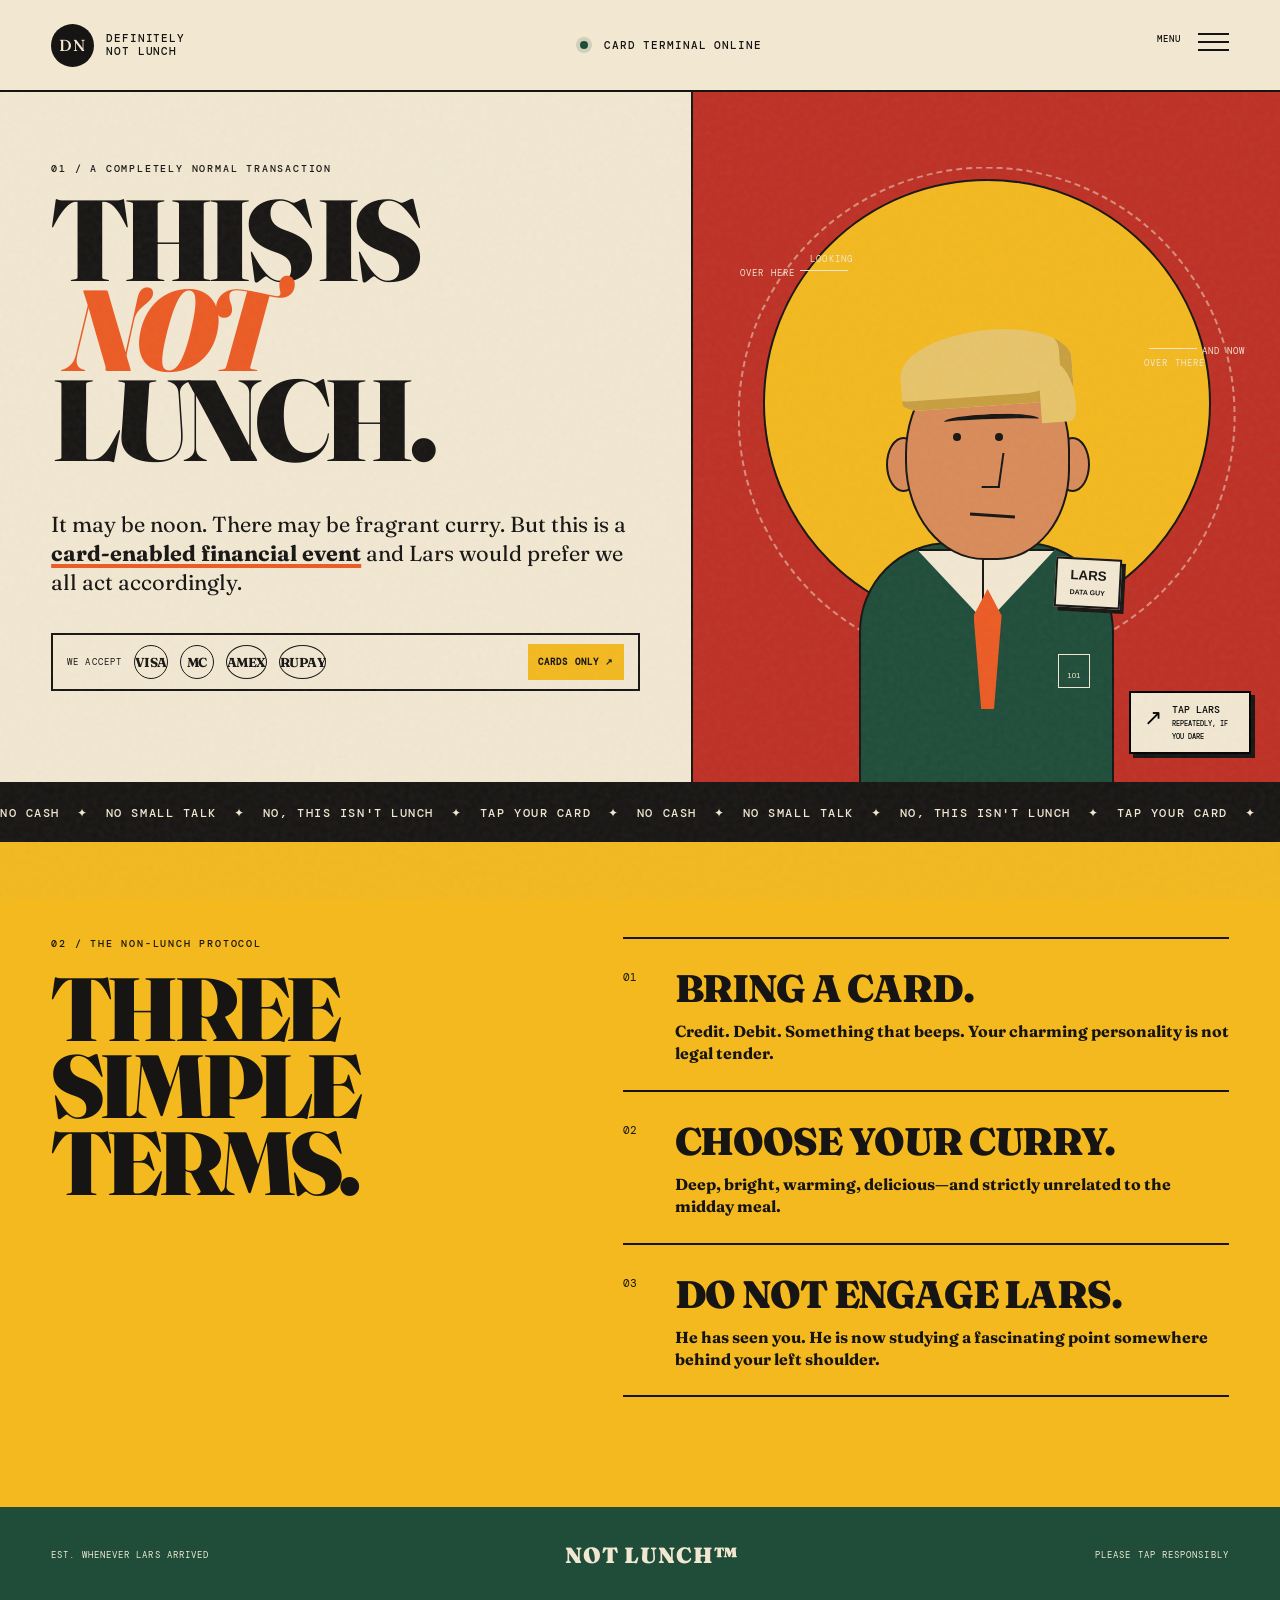
<file: index.html>
<!doctype html>
<html lang="en">
<head>
  <meta charset="UTF-8">
  <meta name="viewport" content="width=device-width, initial-scale=1.0">
  <meta name="description" content="A card-only curry gathering with Lars, four undead regulars, and absolutely no legal relationship to lunch.">
  <meta name="theme-color" content="#f2e8d2">
  <meta property="og:type" content="website">
  <meta property="og:site_name" content="Definitely Not Lunch">
  <meta property="og:title" content="Definitely Not Lunch">
  <meta property="og:description" content="A card-only curry gathering with Lars, four undead regulars, and absolutely no legal relationship to lunch.">
  <meta name="twitter:card" content="summary">
  <meta name="twitter:title" content="Definitely Not Lunch">
  <meta name="twitter:description" content="A card-only curry gathering with Lars, four undead regulars, and absolutely no legal relationship to lunch.">
  <link rel="icon" href="favicon.svg" type="image/svg+xml">
  <title>Definitely Not Lunch</title>
  <link rel="preconnect" href="https://fonts.googleapis.com">
  <link rel="preconnect" href="https://fonts.gstatic.com" crossorigin>
  <link href="https://fonts.googleapis.com/css2?family=DM+Mono:wght@400;500&family=Fraunces:opsz,wght@9..144,700;9..144,900&display=swap" rel="stylesheet">
  <link rel="stylesheet" href="styles.css">
</head>
<body>
  <div class="grain" aria-hidden="true"></div>
  <header class="topbar">
    <a class="brand" href="#top" aria-label="Definitely Not Lunch home">
      <span class="brand-mark">DN</span>
      <span>DEFINITELY<br>NOT LUNCH</span>
    </a>
    <div class="status"><span></span> CARD TERMINAL ONLINE</div>
    <button class="menu-toggle" type="button" aria-expanded="false" aria-controls="site-menu">
      <span></span><span></span><span></span><b>MENU</b>
    </button>
    <nav class="site-menu" id="site-menu" aria-label="Main navigation">
      <a href="index.html"><span>01</span>NOT LUNCH</a>
      <a href="about.html"><span>02</span>ABOUT</a>
      <a href="wtf.html"><span>03</span>WTF?</a>
      <a href="contact.html"><span>04</span>CONTACT</a>
      <a href="dance.html"><span>05</span>RATE MY DANCE</a>
      <a href="chat.html"><span>06</span>CHAT WITH THE PLAYAS</a>
      <small>CARDS ACCEPTED. QUESTIONS, RELUCTANTLY.</small>
    </nav>
  </header>

  <main id="top">
    <section class="hero">
      <div class="hero-copy">
        <p class="eyebrow">01 / A COMPLETELY NORMAL TRANSACTION</p>
        <h1>THIS IS<br><em>NOT</em> LUNCH.</h1>
        <p class="intro">It may be noon. There may be fragrant curry. But this is a <strong>card-enabled financial event</strong> and Lars would prefer we all act accordingly.</p>
        <div class="payment-strip" aria-label="Payment methods accepted">
          <span>WE ACCEPT</span>
          <b>VISA</b><b>MC</b><b>AMEX</b><b>RUPAY</b>
          <span class="only">CARDS ONLY ↗</span>
        </div>
      </div>

      <div class="lars-stage">
        <div class="sun" aria-hidden="true"></div>
        <p class="look-note note-left">LOOKING<br>OVER HERE</p>
        <p class="look-note note-right">AND NOW<br>OVER THERE</p>
        <div class="dashed-orbit" aria-hidden="true"></div>

        <button class="lars" id="lars" type="button" aria-label="Click Lars to help him avoid conversation">
          <span class="hair"></span>
          <span class="ear left-ear"></span><span class="ear right-ear"></span>
          <span class="face">
            <span class="brow"></span>
            <span class="eyes"><i></i><i></i></span>
            <span class="nose"></span><span class="mouth"></span>
          </span>
          <span class="neck"></span>
          <span class="body"><span class="collar"></span><span class="tie"></span><span class="pocket">101</span></span>
          <span class="badge">LARS<br><small>DATA GUY</small></span>
        </button>
        <div class="speech" id="speech" role="status">PLEASE DON'T ASK<br>ABOUT MY WEEKEND.</div>
        <button class="click-lars" id="clickLars" type="button"><span>↗</span> TAP LARS<br><small>REPEATEDLY, IF YOU DARE</small></button>
      </div>
    </section>

    <section class="marquee" aria-label="Important reminder">
      <div>NO CASH&nbsp; ✦ &nbsp;NO SMALL TALK&nbsp; ✦ &nbsp;NO, THIS ISN'T LUNCH&nbsp; ✦ &nbsp;TAP YOUR CARD&nbsp; ✦ &nbsp;NO CASH&nbsp; ✦ &nbsp;NO SMALL TALK&nbsp; ✦ &nbsp;NO, THIS ISN'T LUNCH&nbsp; ✦ &nbsp;TAP YOUR CARD&nbsp; ✦ &nbsp;</div>
    </section>

    <section class="terms" id="terms">
      <div class="terms-heading">
        <p class="eyebrow">02 / THE NON-LUNCH PROTOCOL</p>
        <h2>THREE SIMPLE<br>TERMS.</h2>
      </div>
      <ol class="rules">
        <li><span>01</span><div><h3>BRING A CARD.</h3><p>Credit. Debit. Something that beeps. Your charming personality is not legal tender.</p></div></li>
        <li><span>02</span><div><h3>CHOOSE YOUR CURRY.</h3><p>Deep, bright, warming, delicious—and strictly unrelated to the midday meal.</p></div></li>
        <li><span>03</span><div><h3>DO NOT ENGAGE LARS.</h3><p>He has seen you. He is now studying a fascinating point somewhere behind your left shoulder.</p></div></li>
      </ol>
    </section>
  </main>

  <footer>
    <span>EST. WHENEVER LARS ARRIVED</span>
    <strong>NOT LUNCH™</strong>
    <span>PLEASE TAP RESPONSIBLY</span>
  </footer>
  <script src="script.js"></script>
</body>
</html>
</file>
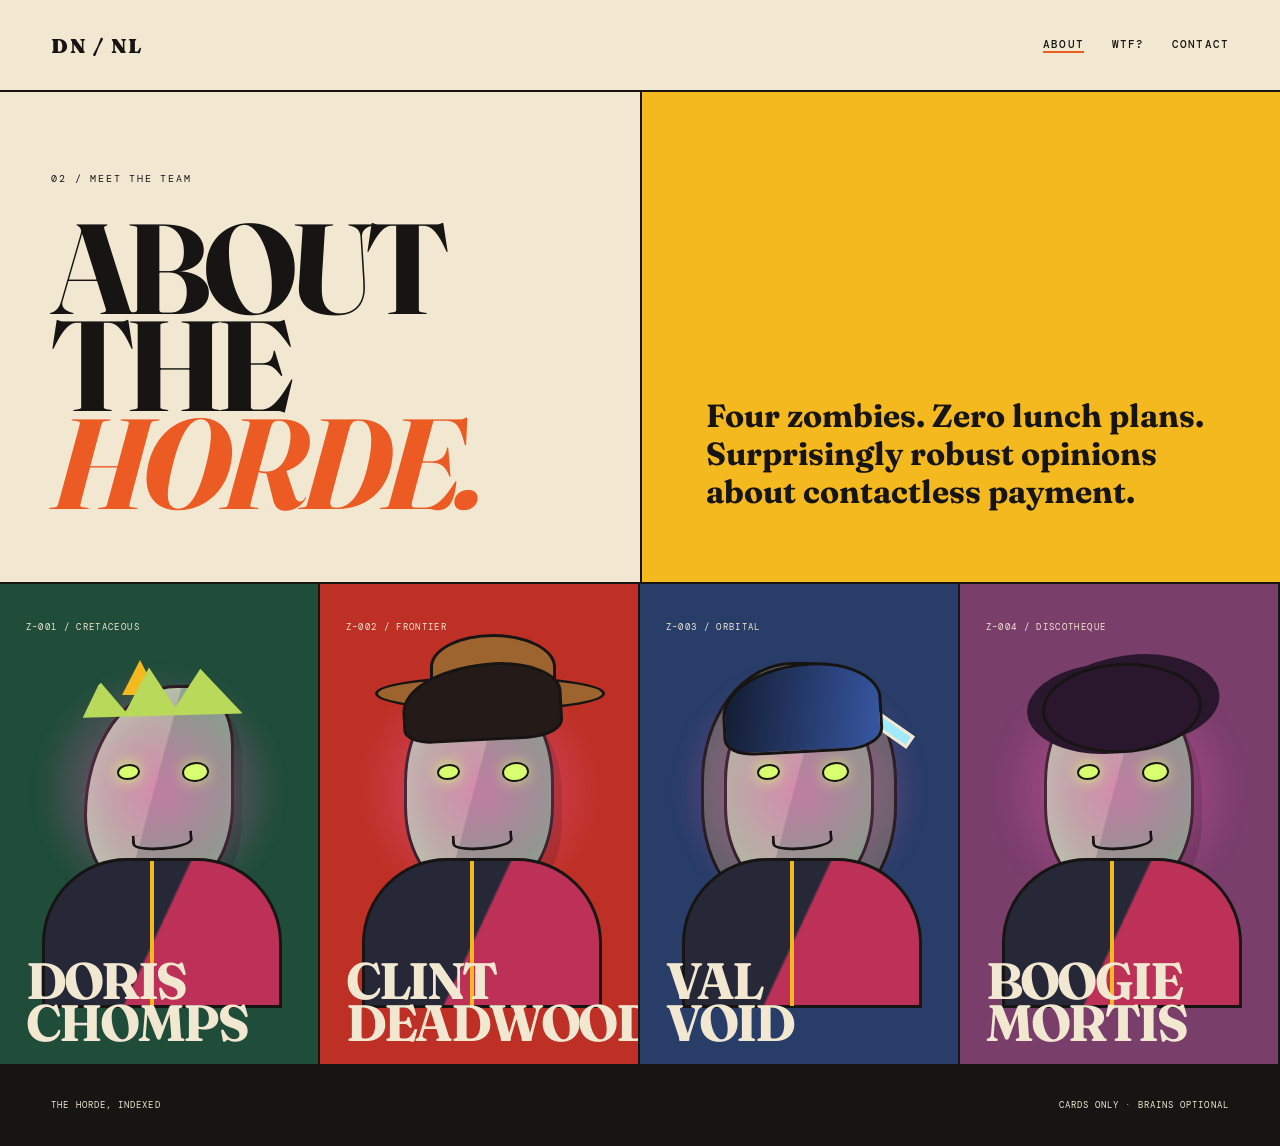
<file: about.html>
<!doctype html><html lang="en"><head>
  <meta charset="UTF-8">
  <meta name="viewport" content="width=device-width, initial-scale=1.0">
  <meta name="description" content="Meet the four undead regulars of Definitely Not Lunch: dinosaur, cowboy, space, and disco zombies with strong contactless-payment opinions.">
  <meta name="theme-color" content="#f2e8d2">
  <meta property="og:type" content="website">
  <meta property="og:site_name" content="Definitely Not Lunch">
  <meta property="og:title" content="About the Horde — Definitely Not Lunch">
  <meta property="og:description" content="Meet the four undead regulars of Definitely Not Lunch: dinosaur, cowboy, space, and disco zombies with strong contactless-payment opinions.">
  <meta name="twitter:card" content="summary">
  <meta name="twitter:title" content="About the Horde — Definitely Not Lunch">
  <meta name="twitter:description" content="Meet the four undead regulars of Definitely Not Lunch: dinosaur, cowboy, space, and disco zombies with strong contactless-payment opinions.">
  <link rel="icon" href="favicon.svg" type="image/svg+xml">
  <title>About the Horde — Definitely Not Lunch</title>
  <link rel="stylesheet" href="pages.css">
</head><body>
<header class="subnav"><a class="home" href="index.html">DN / NL</a><nav class="subnav-links"><a href="about.html" aria-current="page">ABOUT</a><a href="wtf.html">WTF?</a><a href="contact.html">CONTACT</a></nav></header>
<main><section class="page-hero"><div class="page-title"><p class="kicker">02 / MEET THE TEAM</p><h1>ABOUT<br>THE <em>HORDE.</em></h1></div><div class="page-deck"><p>Four zombies. Zero lunch plans. Surprisingly robust opinions about contactless payment.</p></div></section>
<section class="zombie-grid" aria-label="Zombie profiles">
  <a class="zombie-card dino" href="zombies/doris.html"><span class="num">Z–001 / CRETACEOUS</span><span class="mini-zombie"><i></i><b class="z-hair"></b><b class="z-jacket"></b><b class="z-glow"></b></span><h2>DORIS<br>CHOMPS</h2></a>
  <a class="zombie-card cowboy" href="zombies/clint.html"><span class="num">Z–002 / FRONTIER</span><span class="mini-zombie"><i></i><b class="z-hair"></b><b class="z-jacket"></b><b class="z-glow"></b></span><h2>CLINT<br>DEADWOOD</h2></a>
  <a class="zombie-card space" href="zombies/val.html"><span class="num">Z–003 / ORBITAL</span><span class="mini-zombie"><i></i><b class="z-hair"></b><b class="z-jacket"></b><b class="z-glow"></b></span><h2>VAL<br>VOID</h2></a>
  <a class="zombie-card disco" href="zombies/boogie.html"><span class="num">Z–004 / DISCOTHEQUE</span><span class="mini-zombie"><i></i><b class="z-hair"></b><b class="z-jacket"></b><b class="z-glow"></b></span><h2>BOOGIE<br>MORTIS</h2></a>
</section></main><footer><span>THE HORDE, INDEXED</span><span>CARDS ONLY · BRAINS OPTIONAL</span></footer></body></html>
</file>
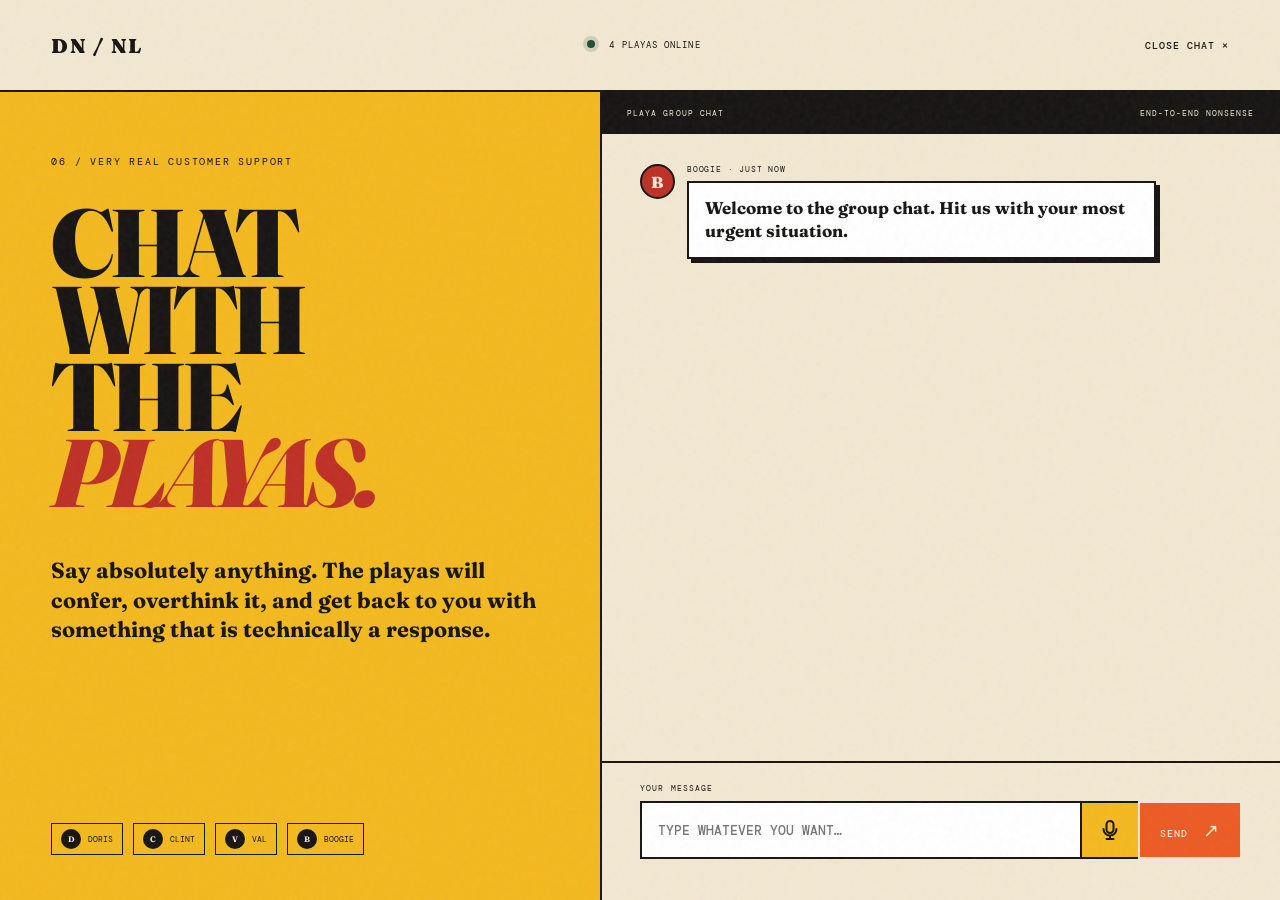
<file: chat.html>
<!doctype html>
<html lang="en">
<head>
  <meta charset="UTF-8">
  <meta name="viewport" content="width=device-width, initial-scale=1.0">
  <meta name="description" content="Chat with the playas. They are online, opinionated, and not especially helpful.">
  <meta name="theme-color" content="#f3b91f">
  <link rel="icon" href="favicon.svg" type="image/svg+xml">
  <title>Chat With the Playas — Definitely Not Lunch</title>
  <link rel="stylesheet" href="chat.css">
</head>
<body>
  <div class="grain" aria-hidden="true"></div>
  <header class="chat-nav">
    <a class="home" href="index.html" aria-label="Back to Definitely Not Lunch">DN / NL</a>
    <p><span aria-hidden="true"></span> 4 PLAYAS ONLINE</p>
    <a href="index.html">CLOSE CHAT ×</a>
  </header>

  <main class="chat-page">
    <section class="chat-intro">
      <p class="kicker">06 / VERY REAL CUSTOMER SUPPORT</p>
      <h1>CHAT WITH<br>THE <em>PLAYAS.</em></h1>
      <p class="deck">Say absolutely anything. The playas will confer, overthink it, and get back to you with something that is technically a response.</p>
      <div class="playa-roll" aria-label="Playas currently in the chat">
        <span><b>D</b>DORIS</span><span><b>C</b>CLINT</span><span><b>V</b>VAL</span><span><b>B</b>BOOGIE</span>
      </div>
    </section>

    <section class="terminal" aria-label="Chat with the playas">
      <div class="terminal-bar"><span>PLAYA GROUP CHAT</span><span>END-TO-END NONSENSE</span></div>
      <div class="messages" id="messages" aria-live="polite" aria-relevant="additions">
        <article class="message playa-message">
          <span class="avatar">B</span>
          <div><small>BOOGIE · JUST NOW</small><p>Welcome to the group chat. Hit us with your most urgent situation.</p></div>
        </article>
      </div>
      <div class="activity" id="activity" aria-live="polite"></div>
      <form class="chat-form" id="chatForm">
        <label for="chatInput">YOUR MESSAGE</label>
        <div class="input-row">
          <input id="chatInput" name="message" type="text" autocomplete="off" maxlength="280" placeholder="TYPE WHATEVER YOU WANT…" required>
          <button class="mic-button" id="micButton" type="button" aria-label="Start voice input" aria-pressed="false" title="Start voice input">
            <svg viewBox="0 0 24 24" aria-hidden="true">
              <path d="M12 15a3.5 3.5 0 0 0 3.5-3.5v-5a3.5 3.5 0 1 0-7 0v5A3.5 3.5 0 0 0 12 15Z"></path>
              <path d="M5.5 11a6.5 6.5 0 0 0 13 0M12 17.5V21M8.5 21h7"></path>
            </svg>
          </button>
          <button class="send-button" id="sendButton" type="submit">SEND <span aria-hidden="true">↗</span></button>
        </div>
        <p class="voice-status" id="voiceStatus" aria-live="polite"></p>
      </form>
    </section>
  </main>
  <script src="chat.js"></script>
</body>
</html>
</file>
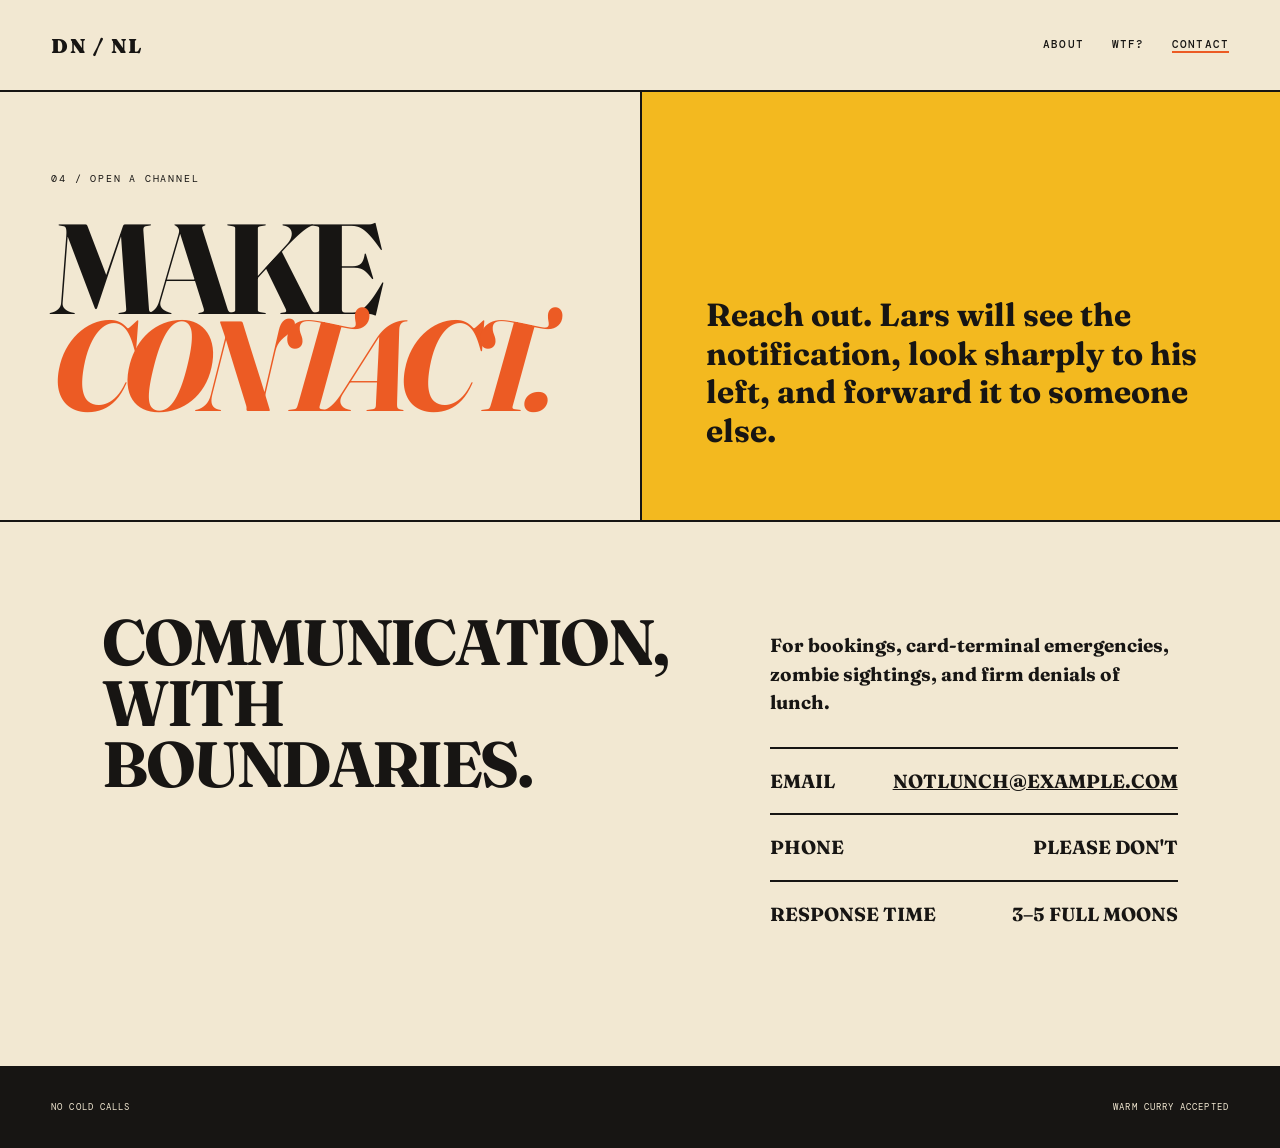
<file: contact.html>
<!doctype html><html lang="en"><head>
  <meta charset="UTF-8">
  <meta name="viewport" content="width=device-width, initial-scale=1.0">
  <meta name="description" content="Contact Definitely Not Lunch for bookings, card-terminal emergencies, zombie sightings, and firm denials of lunch.">
  <meta name="theme-color" content="#f2e8d2">
  <meta property="og:type" content="website">
  <meta property="og:site_name" content="Definitely Not Lunch">
  <meta property="og:title" content="Contact — Definitely Not Lunch">
  <meta property="og:description" content="Contact Definitely Not Lunch for bookings, card-terminal emergencies, zombie sightings, and firm denials of lunch.">
  <meta name="twitter:card" content="summary">
  <meta name="twitter:title" content="Contact — Definitely Not Lunch">
  <meta name="twitter:description" content="Contact Definitely Not Lunch for bookings, card-terminal emergencies, zombie sightings, and firm denials of lunch.">
  <link rel="icon" href="favicon.svg" type="image/svg+xml">
  <title>Contact — Definitely Not Lunch</title>
  <link rel="stylesheet" href="pages.css">
</head><body>
<header class="subnav"><a class="home" href="index.html">DN / NL</a><nav class="subnav-links"><a href="about.html">ABOUT</a><a href="wtf.html">WTF?</a><a href="contact.html" aria-current="page">CONTACT</a></nav></header>
<main><section class="page-hero"><div class="page-title"><p class="kicker">04 / OPEN A CHANNEL</p><h1>MAKE<br><em>CONTACT.</em></h1></div><div class="page-deck"><p>Reach out. Lars will see the notification, look sharply to his left, and forward it to someone else.</p></div></section><section class="content-panel"><h2>COMMUNICATION,<br>WITH BOUNDARIES.</h2><div><p>For bookings, card-terminal emergencies, zombie sightings, and firm denials of lunch.</p><ul class="contact-list"><li><span>EMAIL</span><a href="mailto:notlunch@example.com">NOTLUNCH@EXAMPLE.COM</a></li><li><span>PHONE</span><span>PLEASE DON'T</span></li><li><span>RESPONSE TIME</span><span>3–5 FULL MOONS</span></li></ul></div></section></main><footer><span>NO COLD CALLS</span><span>WARM CURRY ACCEPTED</span></footer></body></html>
</file>
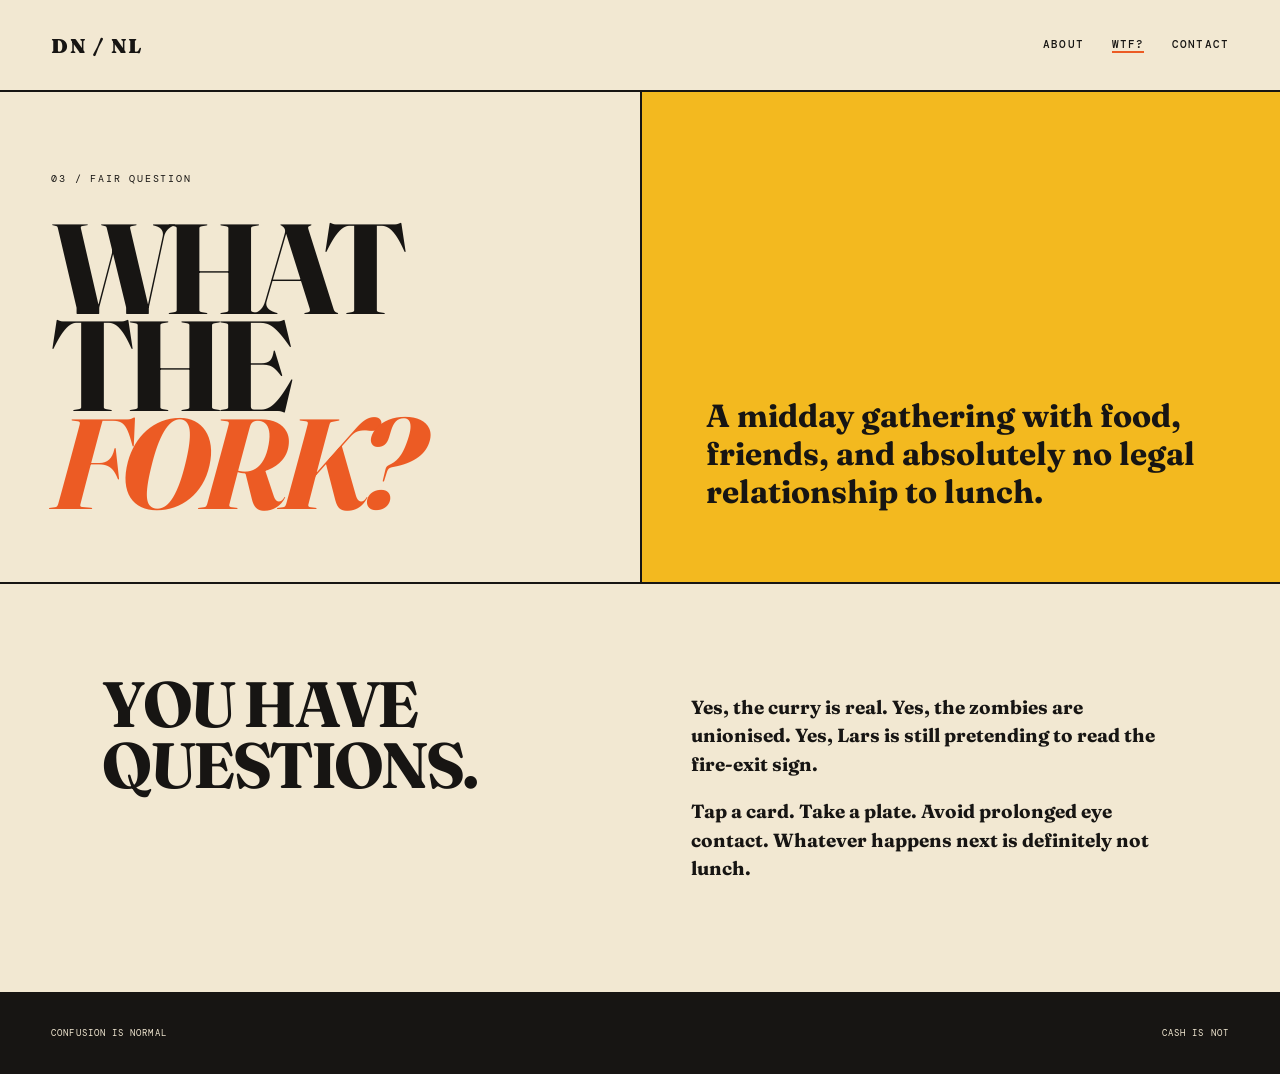
<file: wtf.html>
<!doctype html><html lang="en"><head>
  <meta charset="UTF-8">
  <meta name="viewport" content="width=device-width, initial-scale=1.0">
  <meta name="description" content="The essential guide to curry, cards, zombies, and why this midday gathering is definitely not lunch.">
  <meta name="theme-color" content="#f2e8d2">
  <meta property="og:type" content="website">
  <meta property="og:site_name" content="Definitely Not Lunch">
  <meta property="og:title" content="WTF? — Definitely Not Lunch">
  <meta property="og:description" content="The essential guide to curry, cards, zombies, and why this midday gathering is definitely not lunch.">
  <meta name="twitter:card" content="summary">
  <meta name="twitter:title" content="WTF? — Definitely Not Lunch">
  <meta name="twitter:description" content="The essential guide to curry, cards, zombies, and why this midday gathering is definitely not lunch.">
  <link rel="icon" href="favicon.svg" type="image/svg+xml">
  <title>WTF? — Definitely Not Lunch</title>
  <link rel="stylesheet" href="pages.css">
</head><body>
<header class="subnav"><a class="home" href="index.html">DN / NL</a><nav class="subnav-links"><a href="about.html">ABOUT</a><a href="wtf.html" aria-current="page">WTF?</a><a href="contact.html">CONTACT</a></nav></header>
<main><section class="page-hero"><div class="page-title"><p class="kicker">03 / FAIR QUESTION</p><h1>WHAT<br>THE <em>FORK?</em></h1></div><div class="page-deck"><p>A midday gathering with food, friends, and absolutely no legal relationship to lunch.</p></div></section><section class="content-panel"><h2>YOU HAVE<br>QUESTIONS.</h2><div><p>Yes, the curry is real. Yes, the zombies are unionised. Yes, Lars is still pretending to read the fire-exit sign.</p><p>Tap a card. Take a plate. Avoid prolonged eye contact. Whatever happens next is definitely not lunch.</p></div></section></main><footer><span>CONFUSION IS NORMAL</span><span>CASH IS NOT</span></footer></body></html>
</file>
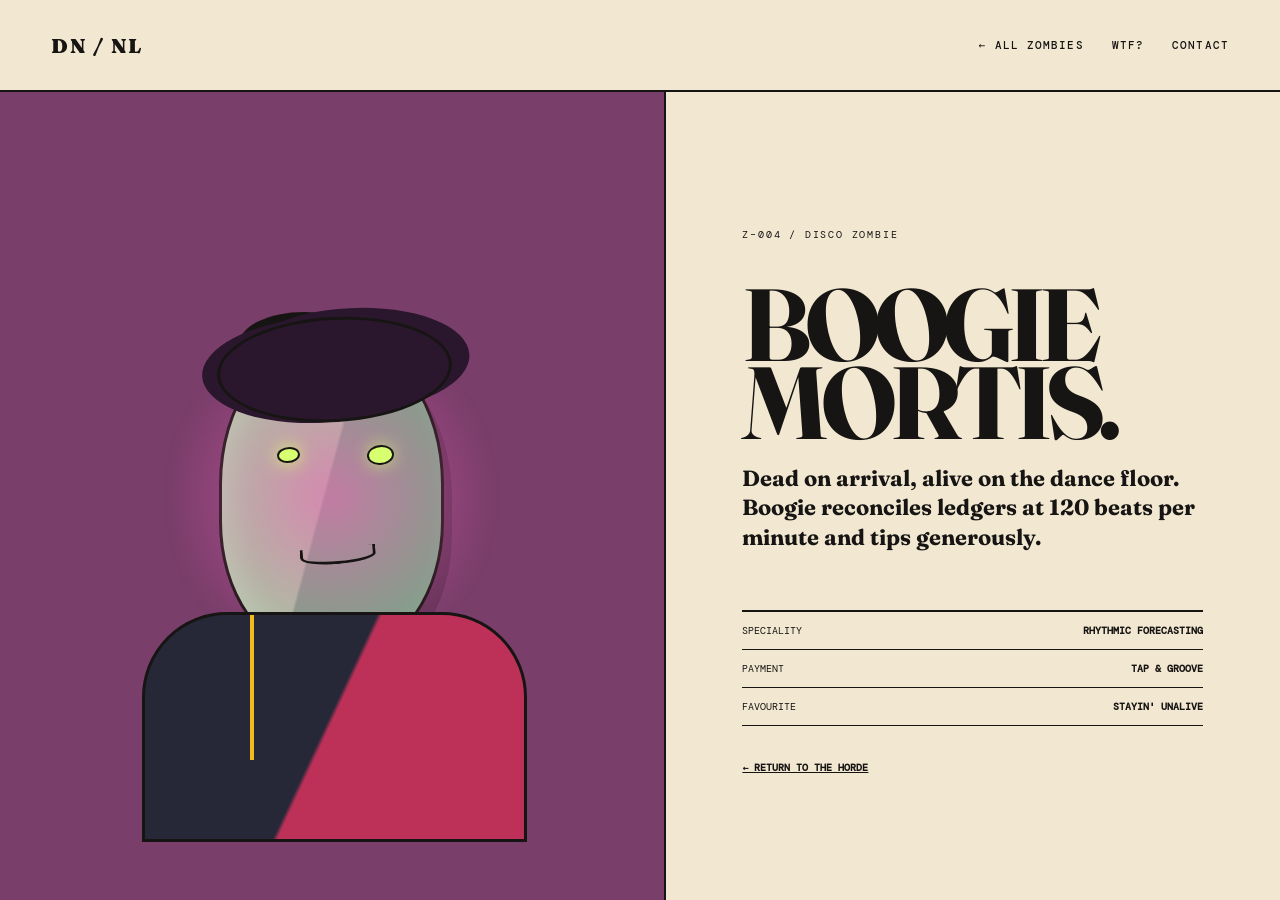
<file: zombies/boogie.html>
<!doctype html><html lang="en"><head>
  <meta charset="UTF-8">
  <meta name="viewport" content="width=device-width, initial-scale=1.0">
  <meta name="description" content="Meet Boogie Mortis, the disco zombie reconciling ledgers at 120 beats per minute.">
  <meta name="theme-color" content="#f2e8d2">
  <meta property="og:type" content="website">
  <meta property="og:site_name" content="Definitely Not Lunch">
  <meta property="og:title" content="Boogie Mortis — Definitely Not Lunch">
  <meta property="og:description" content="Meet Boogie Mortis, the disco zombie reconciling ledgers at 120 beats per minute.">
  <meta name="twitter:card" content="summary">
  <meta name="twitter:title" content="Boogie Mortis — Definitely Not Lunch">
  <meta name="twitter:description" content="Meet Boogie Mortis, the disco zombie reconciling ledgers at 120 beats per minute.">
  <link rel="icon" href="../favicon.svg" type="image/svg+xml">
  <title>Boogie Mortis — Definitely Not Lunch</title>
  <link rel="stylesheet" href="../pages.css">
</head><body style="--accent:#7a3e6b"><header class="subnav"><a class="home" href="../index.html">DN / NL</a><nav class="subnav-links"><a href="../about.html">← ALL ZOMBIES</a><a href="../wtf.html">WTF?</a><a href="../contact.html">CONTACT</a></nav></header><main class="profile"><div class="profile-art disco"><span class="mini-zombie"><i></i><b class="z-hair"></b><b class="z-jacket"></b><b class="z-glow"></b></span></div><article class="profile-copy"><p class="kicker">Z–004 / DISCO ZOMBIE</p><h1>BOOGIE<br>MORTIS.</h1><p class="bio">Dead on arrival, alive on the dance floor. Boogie reconciles ledgers at 120 beats per minute and tips generously.</p><ul class="stats"><li><span>SPECIALITY</span><b>RHYTHMIC FORECASTING</b></li><li><span>PAYMENT</span><b>TAP &amp; GROOVE</b></li><li><span>FAVOURITE</span><b>STAYIN' UNALIVE</b></li></ul><a class="back-link" href="../about.html">← RETURN TO THE HORDE</a></article></main></body></html>
</file>
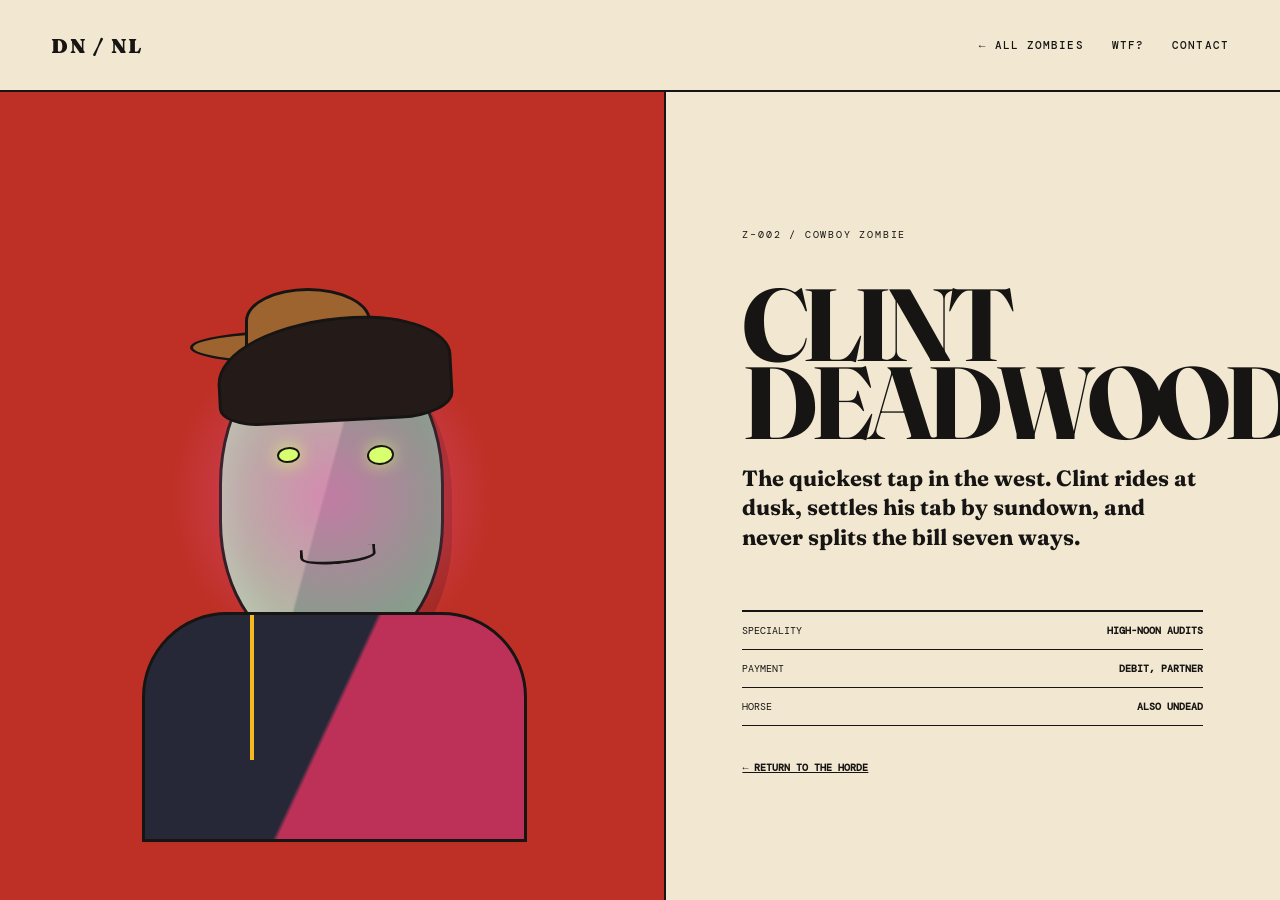
<file: zombies/clint.html>
<!doctype html><html lang="en"><head>
  <meta charset="UTF-8">
  <meta name="viewport" content="width=device-width, initial-scale=1.0">
  <meta name="description" content="Meet Clint Deadwood, the quickest contactless card tap in the undead west.">
  <meta name="theme-color" content="#f2e8d2">
  <meta property="og:type" content="website">
  <meta property="og:site_name" content="Definitely Not Lunch">
  <meta property="og:title" content="Clint Deadwood — Definitely Not Lunch">
  <meta property="og:description" content="Meet Clint Deadwood, the quickest contactless card tap in the undead west.">
  <meta name="twitter:card" content="summary">
  <meta name="twitter:title" content="Clint Deadwood — Definitely Not Lunch">
  <meta name="twitter:description" content="Meet Clint Deadwood, the quickest contactless card tap in the undead west.">
  <link rel="icon" href="../favicon.svg" type="image/svg+xml">
  <title>Clint Deadwood — Definitely Not Lunch</title>
  <link rel="stylesheet" href="../pages.css">
</head><body style="--accent:#be3025"><header class="subnav"><a class="home" href="../index.html">DN / NL</a><nav class="subnav-links"><a href="../about.html">← ALL ZOMBIES</a><a href="../wtf.html">WTF?</a><a href="../contact.html">CONTACT</a></nav></header><main class="profile"><div class="profile-art cowboy"><span class="mini-zombie"><i></i><b class="z-hair"></b><b class="z-jacket"></b><b class="z-glow"></b></span></div><article class="profile-copy"><p class="kicker">Z–002 / COWBOY ZOMBIE</p><h1>CLINT<br>DEADWOOD.</h1><p class="bio">The quickest tap in the west. Clint rides at dusk, settles his tab by sundown, and never splits the bill seven ways.</p><ul class="stats"><li><span>SPECIALITY</span><b>HIGH-NOON AUDITS</b></li><li><span>PAYMENT</span><b>DEBIT, PARTNER</b></li><li><span>HORSE</span><b>ALSO UNDEAD</b></li></ul><a class="back-link" href="../about.html">← RETURN TO THE HORDE</a></article></main></body></html>
</file>
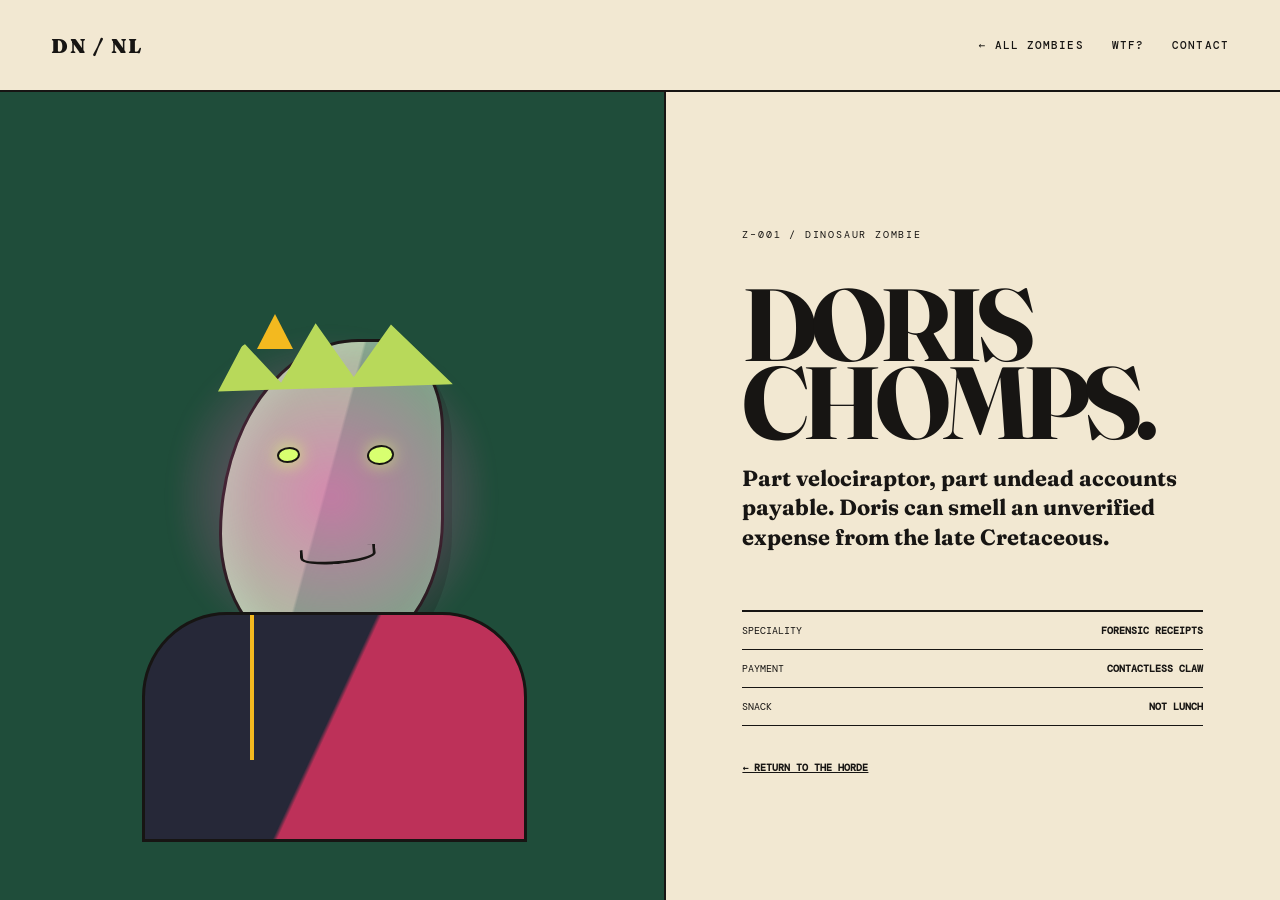
<file: zombies/doris.html>
<!doctype html><html lang="en"><head>
  <meta charset="UTF-8">
  <meta name="viewport" content="width=device-width, initial-scale=1.0">
  <meta name="description" content="Meet Doris Chomps, the dinosaur zombie who can smell an unverified expense from the late Cretaceous.">
  <meta name="theme-color" content="#f2e8d2">
  <meta property="og:type" content="website">
  <meta property="og:site_name" content="Definitely Not Lunch">
  <meta property="og:title" content="Doris Chomps — Definitely Not Lunch">
  <meta property="og:description" content="Meet Doris Chomps, the dinosaur zombie who can smell an unverified expense from the late Cretaceous.">
  <meta name="twitter:card" content="summary">
  <meta name="twitter:title" content="Doris Chomps — Definitely Not Lunch">
  <meta name="twitter:description" content="Meet Doris Chomps, the dinosaur zombie who can smell an unverified expense from the late Cretaceous.">
  <link rel="icon" href="../favicon.svg" type="image/svg+xml">
  <title>Doris Chomps — Definitely Not Lunch</title>
  <link rel="stylesheet" href="../pages.css">
</head><body style="--accent:#1f4d3a"><header class="subnav"><a class="home" href="../index.html">DN / NL</a><nav class="subnav-links"><a href="../about.html">← ALL ZOMBIES</a><a href="../wtf.html">WTF?</a><a href="../contact.html">CONTACT</a></nav></header><main class="profile"><div class="profile-art dino"><span class="mini-zombie"><i></i><b class="z-hair"></b><b class="z-jacket"></b><b class="z-glow"></b></span></div><article class="profile-copy"><p class="kicker">Z–001 / DINOSAUR ZOMBIE</p><h1>DORIS<br>CHOMPS.</h1><p class="bio">Part velociraptor, part undead accounts payable. Doris can smell an unverified expense from the late Cretaceous.</p><ul class="stats"><li><span>SPECIALITY</span><b>FORENSIC RECEIPTS</b></li><li><span>PAYMENT</span><b>CONTACTLESS CLAW</b></li><li><span>SNACK</span><b>NOT LUNCH</b></li></ul><a class="back-link" href="../about.html">← RETURN TO THE HORDE</a></article></main></body></html>
</file>
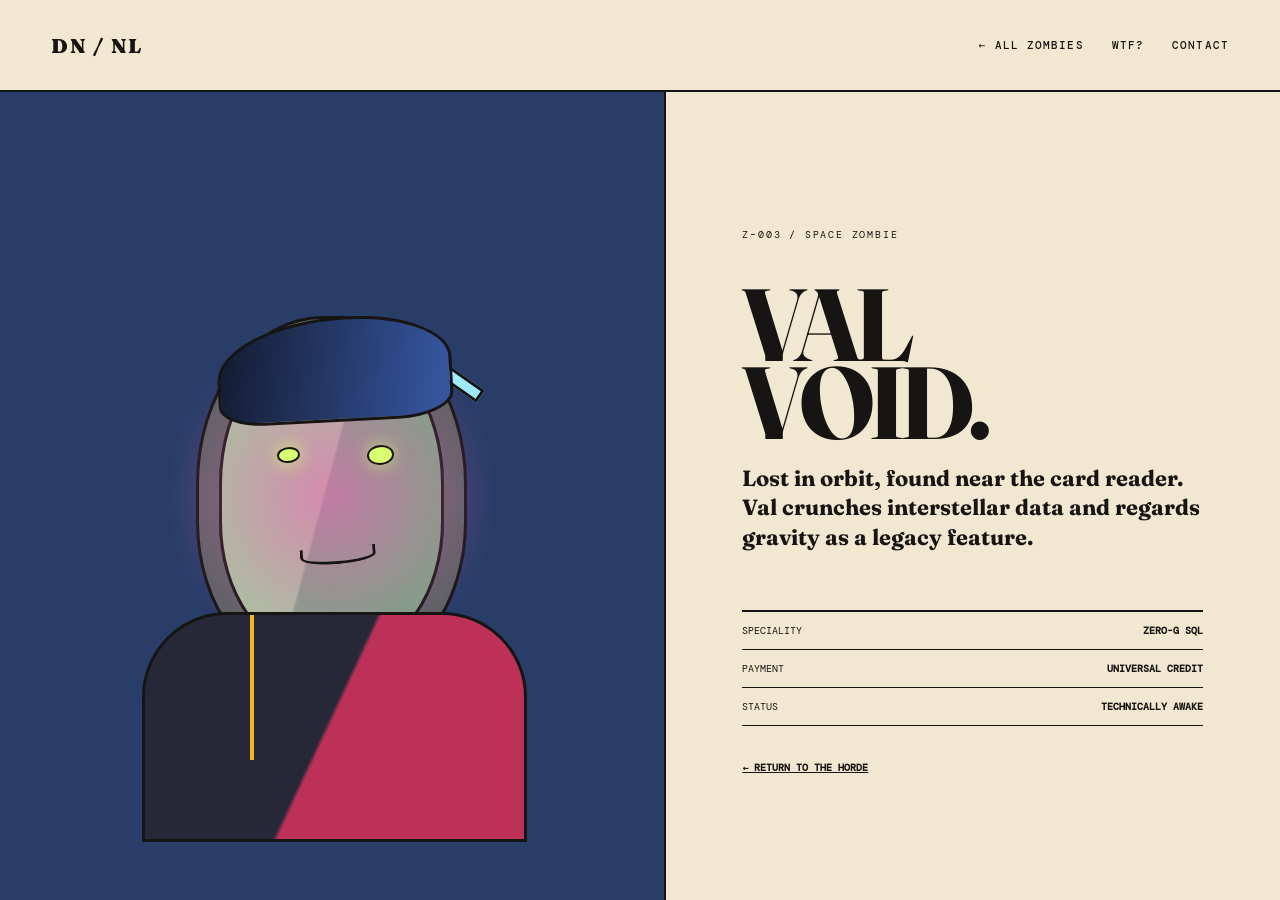
<file: zombies/val.html>
<!doctype html><html lang="en"><head>
  <meta charset="UTF-8">
  <meta name="viewport" content="width=device-width, initial-scale=1.0">
  <meta name="description" content="Meet Val Void, an orbital zombie who crunches interstellar data and treats gravity as a legacy feature.">
  <meta name="theme-color" content="#f2e8d2">
  <meta property="og:type" content="website">
  <meta property="og:site_name" content="Definitely Not Lunch">
  <meta property="og:title" content="Val Void — Definitely Not Lunch">
  <meta property="og:description" content="Meet Val Void, an orbital zombie who crunches interstellar data and treats gravity as a legacy feature.">
  <meta name="twitter:card" content="summary">
  <meta name="twitter:title" content="Val Void — Definitely Not Lunch">
  <meta name="twitter:description" content="Meet Val Void, an orbital zombie who crunches interstellar data and treats gravity as a legacy feature.">
  <link rel="icon" href="../favicon.svg" type="image/svg+xml">
  <title>Val Void — Definitely Not Lunch</title>
  <link rel="stylesheet" href="../pages.css">
</head><body style="--accent:#293d69"><header class="subnav"><a class="home" href="../index.html">DN / NL</a><nav class="subnav-links"><a href="../about.html">← ALL ZOMBIES</a><a href="../wtf.html">WTF?</a><a href="../contact.html">CONTACT</a></nav></header><main class="profile"><div class="profile-art space"><span class="mini-zombie"><i></i><b class="z-hair"></b><b class="z-jacket"></b><b class="z-glow"></b></span></div><article class="profile-copy"><p class="kicker">Z–003 / SPACE ZOMBIE</p><h1>VAL<br>VOID.</h1><p class="bio">Lost in orbit, found near the card reader. Val crunches interstellar data and regards gravity as a legacy feature.</p><ul class="stats"><li><span>SPECIALITY</span><b>ZERO-G SQL</b></li><li><span>PAYMENT</span><b>UNIVERSAL CREDIT</b></li><li><span>STATUS</span><b>TECHNICALLY AWAKE</b></li></ul><a class="back-link" href="../about.html">← RETURN TO THE HORDE</a></article></main></body></html>
</file>
<file: styles.css>
:root{--ink:#171513;--cream:#f2e8d2;--orange:#ec5b24;--red:#be3025;--yellow:#f3b91f;--green:#1f4d3a;--blonde:#e7c46a}
*{box-sizing:border-box}html{scroll-behavior:smooth}body{margin:0;background:var(--cream);color:var(--ink);font-family:"DM Mono",monospace;overflow-x:hidden}.grain{position:fixed;inset:0;pointer-events:none;z-index:20;opacity:.13;background-image:url("data:image/svg+xml,%3Csvg viewBox='0 0 180 180' xmlns='http://www.w3.org/2000/svg'%3E%3Cfilter id='n'%3E%3CfeTurbulence type='fractalNoise' baseFrequency='.9' numOctaves='4' stitchTiles='stitch'/%3E%3C/filter%3E%3Crect width='100%25' height='100%25' filter='url(%23n)' opacity='.45'/%3E%3C/svg%3E")}.topbar{height:92px;position:fixed;top:0;left:0;right:0;background:var(--cream);border-bottom:2px solid var(--ink);display:flex;align-items:center;justify-content:space-between;padding:0 4vw;z-index:40}.brand{display:flex;gap:12px;align-items:center;color:inherit;text-decoration:none;font-size:11px;font-weight:500;line-height:1.15;letter-spacing:.08em}.brand-mark{display:grid;place-items:center;background:var(--ink);color:var(--cream);border-radius:50%;height:43px;width:43px;font-family:"Fraunces",serif;font-size:16px}.status,.nav-link{font-size:11px;font-weight:500;letter-spacing:.08em;color:inherit}.status span{display:inline-block;width:8px;height:8px;background:var(--green);border-radius:50%;margin-right:8px;box-shadow:0 0 0 4px rgba(31,77,58,.16)}.nav-link{text-decoration:none;border-bottom:1px solid}
.hero{margin-top:92px;min-height:690px;display:grid;grid-template-columns:54% 46%;border-bottom:2px solid var(--ink)}.hero-copy{padding:70px 4vw 50px;display:flex;flex-direction:column;align-items:flex-start}.eyebrow{font-size:10px;letter-spacing:.18em;font-weight:500;margin:0 0 20px}.hero h1,.terms h2{font-family:"Fraunces",serif;font-weight:900;letter-spacing:-.065em;line-height:.78;margin:0;font-size:clamp(72px,9vw,146px)}.hero h1 em{font-style:italic;color:var(--orange);display:inline-block;transform:translateX(8%)}.intro{font-family:"Fraunces",serif;font-size:clamp(17px,1.7vw,24px);line-height:1.35;max-width:590px;margin:45px 0 35px}.intro strong{text-decoration:underline;text-decoration-color:var(--orange);text-decoration-thickness:4px;text-underline-offset:3px}.payment-strip{border:2px solid var(--ink);min-height:57px;width:100%;display:flex;align-items:center;gap:12px;padding:9px 14px;font-size:9px;letter-spacing:.12em}.payment-strip b{font-family:"Fraunces",serif;font-size:13px;border:1px solid var(--ink);border-radius:50%;height:34px;min-width:34px;display:grid;place-items:center;letter-spacing:-.04em}.payment-strip .only{margin-left:auto;background:var(--yellow);padding:12px 10px;color:var(--ink);font-weight:bold}
.lars-stage{position:relative;overflow:hidden;background:var(--red);border-left:2px solid var(--ink);min-height:690px}.sun{position:absolute;width:min(35vw,450px);aspect-ratio:1;border-radius:50%;background:var(--yellow);left:50%;top:45%;transform:translate(-50%,-50%);border:2px solid var(--ink)}.dashed-orbit{position:absolute;width:85%;aspect-ratio:1;border-radius:50%;border:2px dashed var(--cream);left:50%;top:47%;transform:translate(-50%,-50%);opacity:.5}.look-note{position:absolute;font-size:9px;letter-spacing:.12em;line-height:1.4;color:var(--cream);z-index:3;pointer-events:none}.note-left{left:8%;top:22%;text-align:right}.note-left:after,.note-right:before{content:"";display:inline-block;width:48px;border-top:1px solid;margin:5px}.note-right{right:6%;top:35%}.lars{position:absolute;z-index:2;width:260px;height:500px;left:50%;bottom:0;transform:translateX(-50%);border:0;background:none;padding:0;cursor:pointer;transform-origin:50% 90%;color:var(--ink);touch-action:manipulation;-webkit-tap-highlight-color:transparent}.face{position:absolute;width:165px;height:205px;border-radius:48% 46% 44% 48%;background:#d98b59;border:2px solid var(--ink);left:48px;top:73px;z-index:3}.hair{position:absolute;z-index:4;width:172px;height:76px;background:var(--blonde);border-radius:60% 48% 25% 12%;left:43px;top:48px;transform:rotate(-4deg);box-shadow:inset -12px -10px 0 #c89f3f}.hair:after{content:"";position:absolute;background:var(--blonde);width:35px;height:62px;right:-1px;top:35px;border-radius:0 70% 20% 0}.ear{position:absolute;width:35px;height:55px;background:#d98b59;border:2px solid;top:155px;border-radius:50%;z-index:2}.left-ear{left:29px}.right-ear{right:27px}.brow{position:absolute;width:95px;height:13px;left:37px;top:57px;border-top:5px solid;border-radius:50%;transform:rotate(-2deg)}.eyes{position:absolute;left:46px;top:76px;display:flex;gap:34px}.eyes i{width:8px;height:8px;border-radius:50%;background:var(--ink);display:block;transition:transform .35s cubic-bezier(.68,-.6,.32,1.6)}.nose{position:absolute;height:35px;width:18px;border:2px solid;border-top:0;border-left:0;left:77px;top:96px;transform:skew(-8deg)}.mouth{position:absolute;width:45px;border-top:3px solid;left:63px;top:157px;transform:rotate(4deg)}.neck{position:absolute;width:75px;height:85px;background:#d98b59;border:2px solid;left:94px;top:248px}.body{position:absolute;width:255px;height:255px;bottom:-15px;left:2px;background:var(--green);border:2px solid;border-radius:90px 90px 0 0}.collar:before,.collar:after{content:"";position:absolute;top:5px;width:70px;height:75px;background:var(--cream);border:2px solid}.collar:before{left:56px;clip-path:polygon(0 0,100% 0,100% 100%)}.collar:after{right:56px;clip-path:polygon(0 0,100% 0,0 100%)}.tie{position:absolute;top:45px;left:113px;width:28px;height:120px;background:var(--orange);clip-path:polygon(50% 0,100% 22%,73% 100%,27% 100%,0 22%)}.pocket{position:absolute;right:22px;top:110px;border:1px solid var(--cream);color:var(--cream);padding:16px 8px 7px;font-size:8px}.badge{position:absolute;z-index:5;right:-5px;top:276px;background:var(--cream);border:2px solid;padding:8px 13px;text-align:left;font-weight:bold;transform:rotate(3deg);box-shadow:4px 4px 0 var(--ink)}.badge small{font-size:7px}.speech{position:absolute;top:9%;left:6%;z-index:6;background:var(--cream);border:2px solid;padding:12px 14px;font-family:"Fraunces",serif;font-size:13px;font-weight:900;transform:rotate(-3deg);opacity:0;transition:opacity .2s,transform .2s;pointer-events:none}.speech:after{content:"";position:absolute;right:14px;bottom:-13px;border:7px solid transparent;border-top-color:var(--ink)}.click-lars{position:absolute;z-index:7;right:5%;bottom:4%;background:var(--cream);border:2px solid;padding:10px 13px;text-align:left;font:500 10px "DM Mono";cursor:pointer;box-shadow:4px 4px 0 var(--ink);touch-action:manipulation;-webkit-tap-highlight-color:transparent}.click-lars span{font-size:22px;float:left;margin-right:10px}.click-lars small{font-size:7px}.lars:hover .eyes i{transform:translateX(7px)}.lars:is(.is-dodging,.is-spinning,.is-jumping,.is-wobbling,.is-shrinking) .eyes i{transform:translateX(-12px)}.lars.is-dodging{animation:dodge .85s cubic-bezier(.68,-.55,.265,1.55)}.lars.is-spinning{animation:lars-spin .8s ease-in-out}.lars.is-jumping{animation:lars-jump .75s cubic-bezier(.2,.8,.3,1)}.lars.is-wobbling{animation:lars-wobble .72s ease-in-out}.lars.is-shrinking{animation:lars-shrink .8s ease-in-out}.speech.show{opacity:1;transform:rotate(2deg) scale(1.05)}@keyframes dodge{0%{transform:translateX(-50%) rotate(0)}28%{transform:translateX(-72%) rotate(-7deg)}55%{transform:translateX(-38%) rotate(6deg)}78%{transform:translateX(-54%) rotate(-2deg)}100%{transform:translateX(-50%) rotate(0)}}
.marquee{height:58px;background:var(--ink);color:var(--cream);overflow:hidden;display:flex;align-items:center;font-weight:500;font-size:12px;letter-spacing:.13em;white-space:nowrap}.marquee div{animation:scroll 25s linear infinite}@keyframes scroll{to{transform:translateX(-50%)}}.terms{display:grid;grid-template-columns:42% 58%;padding:95px 4vw 110px;background:var(--yellow)}.terms h2{font-size:clamp(58px,7vw,105px);line-height:.86}.rules{list-style:none;margin:0;padding:0 0 0 6vw}.rules li{display:grid;grid-template-columns:52px 1fr;border-top:2px solid;padding:25px 0}.rules li:last-child{border-bottom:2px solid}.rules>li>span{font-size:11px;padding-top:6px}.rules h3{font:900 clamp(24px,3vw,42px) "Fraunces",serif;margin:0 0 8px;letter-spacing:-.03em}.rules p{font:700 16px/1.4 "Fraunces",serif;margin:0;max-width:600px}footer{background:var(--green);color:var(--cream);height:95px;display:flex;align-items:center;justify-content:space-between;padding:0 4vw;font-size:9px;letter-spacing:.12em}footer strong{font:900 22px "Fraunces",serif}
@media(max-width:800px){.status{display:none}.hero{grid-template-columns:1fr}.hero-copy{min-height:620px}.lars-stage{border-left:0;border-top:2px solid;min-height:650px}.payment-strip{flex-wrap:wrap}.payment-strip .only{width:100%;text-align:center}.terms{grid-template-columns:1fr;gap:55px}.rules{padding:0}}@media(max-width:520px){.topbar{height:76px;padding:0 5vw}.brand-mark{width:38px;height:38px}.hero{margin-top:76px}.hero-copy{min-height:auto;padding:52px 5vw 42px}.hero h1{font-size:clamp(58px,22vw,88px)}.intro{margin:34px 0 28px;font-size:18px}.payment-strip{gap:8px}.payment-strip>span:first-child{width:100%}.lars-stage{min-height:570px}.lars{transform:translateX(-50%) scale(.88);transform-origin:50% 100%}.look-note{display:none}.click-lars{right:4%;bottom:3%}.terms{padding:68px 5vw 78px;gap:42px}.rules li{grid-template-columns:40px 1fr}.rules p{font-size:15px}footer{height:auto;min-height:95px;gap:18px;flex-wrap:wrap;padding:26px 5vw}footer strong{order:-1;width:100%}}@media(prefers-reduced-motion:reduce){*{scroll-behavior:auto!important}.marquee div,.lars,.lars-stage,.lars-stage .sun,.card-storm i{animation:none!important}.card-storm{display:none}}

.menu-toggle{position:relative;z-index:32;width:72px;height:48px;border:0;background:transparent;cursor:pointer;padding:8px 0;color:var(--ink)}.menu-toggle span{display:block;width:31px;border-top:2px solid;margin:0 0 6px auto;transition:transform .35s cubic-bezier(.7,0,.2,1),opacity .2s}.menu-toggle b{position:absolute;left:0;top:12px;font:500 9px "DM Mono";letter-spacing:.12em}.site-menu{position:fixed;z-index:30;inset:0 0 auto auto;width:min(480px,100%);height:100vh;height:100dvh;overflow-y:auto;overscroll-behavior:contain;-webkit-overflow-scrolling:touch;background:var(--yellow);border-left:2px solid var(--ink);padding:120px 5vw max(40px,env(safe-area-inset-bottom));display:flex;flex-direction:column;transform:translateX(102%);transition:transform .55s cubic-bezier(.77,0,.18,1)}.site-menu a{color:var(--ink);text-decoration:none;font:900 clamp(42px,5vw,70px)/1.12 "Fraunces";letter-spacing:-.04em;border-bottom:2px solid;padding:12px 0}.site-menu a span{font:500 9px "DM Mono";letter-spacing:.1em;margin-right:18px}.site-menu a:hover{font-style:italic;color:var(--red)}.site-menu small{margin-top:auto;font-size:8px;letter-spacing:.12em}.menu-open .site-menu{transform:translateX(0)}.menu-open .menu-toggle span:nth-child(1){transform:translateY(8px) rotate(45deg)}.menu-open .menu-toggle span:nth-child(2){opacity:0}.menu-open .menu-toggle span:nth-child(3){transform:translateY(-8px) rotate(-45deg)}.menu-open{overflow:hidden}

@keyframes lars-spin{40%{transform:translateX(-50%) rotate(370deg) scale(.8)}100%{transform:translateX(-50%) rotate(720deg)}}
@keyframes lars-jump{45%{transform:translateX(-50%) translateY(-110px) rotate(5deg)}70%{transform:translateX(-50%) translateY(12px) scaleY(.9)}100%{transform:translateX(-50%)}}
@keyframes lars-wobble{20%{transform:translateX(-50%) skewX(12deg)}40%{transform:translateX(-50%) skewX(-15deg)}60%{transform:translateX(-50%) skewX(9deg)}80%{transform:translateX(-50%) skewX(-5deg)}}
@keyframes lars-shrink{45%{transform:translateX(-50%) scale(.2) rotate(-12deg)}70%{transform:translateX(-50%) scale(1.12) rotate(5deg)}100%{transform:translateX(-50%)}}
.card-storm{position:fixed;inset:0;overflow:hidden;pointer-events:none;z-index:60}.card-storm i{position:absolute;left:var(--x);top:-70px;width:58px;height:36px;display:grid;place-items:center;background:var(--yellow);border:2px solid var(--ink);border-radius:5px;box-shadow:3px 3px 0 var(--ink);font:900 9px "DM Mono";font-style:normal;animation:card-fall 2.8s var(--delay) cubic-bezier(.2,.7,.4,1) forwards}.card-storm i:nth-child(3n){background:var(--cream)}.card-storm i:nth-child(3n + 1){background:var(--orange);color:var(--cream)}.lars-stage.is-amazing{animation:amazing-stage .35s steps(2) 10}.lars-stage.is-amazing .sun{animation:amazing-sun 1s ease-in-out 4}.lars-stage.is-amazing .lars{animation:amazing-lars .55s ease-in-out 7}.lars-stage.is-amazing .speech{z-index:62;opacity:1;transform:rotate(-4deg) scale(1.2)}
@keyframes card-fall{to{transform:translateY(115vh) rotate(var(--spin))}}@keyframes amazing-stage{50%{background:var(--green)}}@keyframes amazing-sun{50%{transform:translate(-50%,-50%) scale(1.35);background:var(--cream)}}@keyframes amazing-lars{50%{transform:translateX(-50%) translateY(-35px) rotate(8deg) scale(1.08)}}
</file>
<file: pages.css>
@import url('https://fonts.googleapis.com/css2?family=DM+Mono:wght@400;500&family=Fraunces:opsz,wght@9..144,700;9..144,900&display=swap');

:root { --ink:#171513; --cream:#f2e8d2; --orange:#ec5b24; --red:#be3025; --yellow:#f3b91f; --green:#1f4d3a; }
* { box-sizing:border-box; }
body { margin:0; background:var(--cream); color:var(--ink); font-family:"DM Mono",monospace; }
.subnav { height:92px; padding:0 4vw; display:flex; align-items:center; justify-content:space-between; border-bottom:2px solid; }
.subnav a { color:inherit; text-decoration:none; font-size:11px; font-weight:500; letter-spacing:.1em; }
.subnav .home { font:900 20px "Fraunces",serif; }
.subnav-links { display:flex; gap:28px; }
.subnav a[aria-current="page"] { border-bottom:2px solid var(--orange); }
.page-hero { min-height:430px; display:grid; grid-template-columns:1fr 1fr; border-bottom:2px solid; }
.page-title { padding:70px 4vw; }
.kicker { font-size:10px; letter-spacing:.18em; }
h1,h2,h3 { font-family:"Fraunces",serif; }
h1 { margin:35px 0 0; font-size:clamp(70px,10vw,150px); line-height:.76; letter-spacing:-.07em; }
h1 em { color:var(--orange); }
.page-deck { padding:70px 5vw; border-left:2px solid; display:flex; flex-direction:column; justify-content:flex-end; background:var(--yellow); }
.page-deck p { margin:0; font:700 clamp(22px,2.5vw,38px)/1.2 "Fraunces",serif; max-width:650px; }
.zombie-grid { display:grid; grid-template-columns:repeat(4,1fr); }
.zombie-card { min-height:480px; padding:30px 2vw; color:var(--cream); text-decoration:none; border-right:2px solid var(--ink); position:relative; overflow:hidden; }
.zombie-card:nth-child(1){background:var(--green)}.zombie-card:nth-child(2){background:var(--red)}.zombie-card:nth-child(3){background:#293d69}.zombie-card:nth-child(4){background:#7a3e6b}
.zombie-card .num { font-size:9px; letter-spacing:.15em; }
.zombie-card h2 { position:absolute;left:2vw;bottom:20px;z-index:2;margin:0;font-size:clamp(35px,4vw,60px);line-height:.82;letter-spacing:-.05em; }
.zombie-card:hover .mini-zombie { transform:translate(-50%,-52%) rotate(5deg) scale(1.06); }
.mini-zombie { position:absolute; width:170px; height:205px; border:3px solid var(--ink); background:#86a96d; border-radius:45% 48% 38% 42%; left:50%; top:45%; transform:translate(-50%,-50%); transition:transform .4s cubic-bezier(.68,-.6,.32,1.6); }
.mini-zombie:before { content:""; position:absolute; width:18px;height:18px;border-radius:50%;background:var(--cream);left:38px;top:65px;box-shadow:72px 4px 0 var(--cream); }
.mini-zombie:after { content:"";position:absolute;width:65px;height:22px;border:3px solid;border-top:0;left:50px;top:125px;transform:rotate(-5deg); }
.dino .mini-zombie { border-radius:65% 30% 45% 40%; }
.dino .mini-zombie i { position:absolute;top:-28px;left:35px;border-left:18px solid transparent;border-right:18px solid transparent;border-bottom:35px solid var(--yellow); }
.cowboy .mini-zombie i { position:absolute;width:230px;height:35px;background:#9d642f;left:-32px;top:-12px;border:3px solid var(--ink);border-radius:50%; }
.cowboy .mini-zombie i:after { content:"";position:absolute;width:120px;height:60px;background:#9d642f;left:52px;bottom:8px;border:3px solid var(--ink);border-radius:50% 50% 10% 10%; }
.space .mini-zombie { box-shadow:0 0 0 20px rgba(220,240,255,.35),0 0 0 23px var(--ink); }
.space .mini-zombie i { position:absolute;width:60px;height:15px;background:#9feaff;right:-45px;top:30px;border:3px solid;transform:rotate(35deg); }
.disco .mini-zombie i { position:absolute;width:130px;height:65px;background:var(--ink);left:17px;top:-30px;border-radius:50% 50% 20% 20%; }
.content-panel { padding:90px 8vw; display:grid; grid-template-columns:1fr 1fr; gap:8vw; }
.content-panel h2 { font-size:clamp(38px,5vw,70px);line-height:.95;margin:0;letter-spacing:-.04em; }
.content-panel p,.content-panel li { font:700 19px/1.5 "Fraunces",serif; }
.contact-list { list-style:none;padding:0;margin:30px 0; }
.contact-list li { border-top:2px solid;padding:18px 0;display:flex;justify-content:space-between; }
.contact-list a { color:inherit; }

.profile { min-height:calc(100vh - 92px);display:grid;grid-template-columns:52% 48%; }
.profile-art { position:relative;overflow:hidden;background:var(--accent);border-right:2px solid;display:grid;place-items:center;min-height:620px; }
.profile-art .mini-zombie { width:260px;height:315px;position:relative;left:auto;top:auto;transform:none; }
.profile-copy { padding:7vw 6vw;display:flex;flex-direction:column;justify-content:center; }
.profile-copy h1 { font-size:clamp(65px,8vw,125px); }
.profile-copy .bio { font:700 22px/1.35 "Fraunces",serif; }
.stats { list-style:none;padding:0;margin:35px 0 0;border-top:2px solid; }
.stats li { padding:12px 0;border-bottom:1px solid;display:flex;justify-content:space-between;font-size:10px; }
.back-link { margin-top:35px;color:inherit;font-size:10px;font-weight:bold; }
footer { padding:35px 4vw;background:var(--ink);color:var(--cream);font-size:9px;letter-spacing:.12em;display:flex;justify-content:space-between; }
@media(max-width:850px){.page-hero,.content-panel,.profile{grid-template-columns:1fr}.page-deck,.profile-art{border-left:0;border-right:0;border-top:2px solid}.zombie-grid{grid-template-columns:1fr 1fr}.zombie-card{border-bottom:2px solid}.subnav-links{gap:12px}.subnav-links a{font-size:8px}}
@media(max-width:520px){.subnav{height:76px;padding:0 5vw}.subnav-links{gap:10px}.subnav-links a{font-size:8px}.zombie-grid{grid-template-columns:1fr}.page-title{padding:52px 5vw}.page-hero{min-height:0}.page-title h1{font-size:clamp(58px,21vw,88px);margin-top:28px}.page-deck{padding:48px 5vw}.content-panel{padding:64px 5vw;gap:38px}.contact-list li{align-items:flex-start;gap:18px;flex-direction:column}.contact-list a{overflow-wrap:anywhere}.profile-art{min-height:470px}.profile-copy{padding:54px 7vw}.profile-copy h1{font-size:clamp(54px,19vw,78px)}.profile-copy .bio{font-size:19px}.stats li{gap:18px}.stats li b{text-align:right}footer{gap:16px;flex-wrap:wrap;line-height:1.5}}

/* Glossy supernatural portrait treatment inspired by the supplied ensemble image. */
.mini-zombie {
  width:150px;
  height:210px;
  top:43%;
  border-radius:46% 46% 42% 42%;
  background:linear-gradient(105deg,#a8c5a1 0 47%,#7aa486 48% 100%);
  box-shadow:inset 12px 0 28px rgba(255,255,255,.18), 8px 14px 0 rgba(0,0,0,.16);
  z-index:2;
}
.mini-zombie:before {
  width:19px;height:12px;left:30px;top:76px;
  background:#d8ff70;
  border:2px solid var(--ink);
  border-radius:55% 45%;
  box-shadow:67px 0 0 #d8ff70,67px 0 0 2px var(--ink),0 0 15px #d8ff70,67px 0 15px #d8ff70;
}
.mini-zombie:after {
  width:55px;height:14px;left:45px;top:145px;
  border-color:var(--ink);border-radius:0 0 50% 50%;
}
.z-hair { position:absolute;z-index:3;left:-5px;top:-25px;width:160px;height:78px;background:#172a25;border:3px solid var(--ink);border-radius:60% 45% 25% 20%;transform:rotate(-3deg); }
.z-jacket { position:absolute;z-index:-1;left:-45px;top:170px;width:240px;height:150px;background:linear-gradient(115deg,#262838 0 48%,#bd3159 49%);border:3px solid var(--ink);border-radius:85px 85px 0 0; }
.z-jacket:after { content:"";position:absolute;left:105px;top:0;height:145px;border-left:4px solid var(--yellow); }
.z-glow { position:absolute;z-index:-2;inset:-45px;border-radius:50%;background:radial-gradient(circle,rgba(244,96,184,.6),transparent 65%);filter:blur(8px); }
.dino .z-hair { background:#b8d95a;clip-path:polygon(0 65%,12% 20%,27% 60%,43% 5%,58% 58%,75% 10%,100% 70%);border:0; }
.cowboy .z-hair { background:#241b18;border-radius:65% 45% 25% 20%; }
.space .z-hair { background:linear-gradient(100deg,#121a2e,#3858a4);height:90px; }
.disco .z-hair { background:#2b172d;border-radius:50%;height:90px;box-shadow:18px -8px 0 #2b172d,-15px 0 0 #2b172d; }
.profile-art .mini-zombie { width:225px;height:315px; }
.profile-art .mini-zombie:before { top:105px;left:55px;box-shadow:92px 0 0 #d8ff70,92px 0 0 2px var(--ink),0 0 18px #d8ff70,92px 0 18px #d8ff70; }
.profile-art .mini-zombie:after { top:205px;left:78px;width:70px; }
.profile-art .z-hair { width:235px;height:105px; }
.profile-art .z-jacket { left:-80px;top:270px;width:385px;height:230px; }
</file>
<file: chat.css>
@import url('https://fonts.googleapis.com/css2?family=DM+Mono:wght@400;500&family=Fraunces:opsz,wght@9..144,700;9..144,900&display=swap');

:root{--ink:#171513;--cream:#f2e8d2;--orange:#ec5b24;--red:#be3025;--yellow:#f3b91f;--green:#1f4d3a}
*{box-sizing:border-box}body{margin:0;background:var(--yellow);color:var(--ink);font-family:"DM Mono",monospace}.grain{position:fixed;inset:0;pointer-events:none;z-index:20;opacity:.1;background-image:url("data:image/svg+xml,%3Csvg viewBox='0 0 180 180' xmlns='http://www.w3.org/2000/svg'%3E%3Cfilter id='n'%3E%3CfeTurbulence type='fractalNoise' baseFrequency='.9' numOctaves='4' stitchTiles='stitch'/%3E%3C/filter%3E%3Crect width='100%25' height='100%25' filter='url(%23n)' opacity='.45'/%3E%3C/svg%3E")}
.chat-nav{height:92px;padding:0 4vw;display:flex;align-items:center;justify-content:space-between;border-bottom:2px solid;background:var(--cream)}.chat-nav a{color:inherit;text-decoration:none;font-size:10px;font-weight:500;letter-spacing:.1em}.chat-nav .home{font:900 20px "Fraunces",serif}.chat-nav p{font-size:9px;letter-spacing:.12em}.chat-nav p span{display:inline-block;width:8px;height:8px;margin-right:8px;border-radius:50%;background:var(--green);box-shadow:0 0 0 4px rgba(31,77,58,.16)}
.chat-page{min-height:calc(100vh - 92px);display:grid;grid-template-columns:47% 53%}.chat-intro{padding:7vh 4vw 5vh;border-right:2px solid;display:flex;flex-direction:column}.kicker{font-size:10px;letter-spacing:.18em;margin:0 0 4vh}.chat-intro h1{font:900 clamp(64px,7.5vw,122px)/.8 "Fraunces",serif;letter-spacing:-.065em;margin:0}.chat-intro h1 em{color:var(--red)}.deck{max-width:600px;font:700 clamp(18px,1.7vw,25px)/1.35 "Fraunces",serif;margin:5vh 0}.playa-roll{display:flex;flex-wrap:wrap;gap:10px;margin-top:auto}.playa-roll span{display:flex;align-items:center;gap:7px;border:1px solid;padding:5px 9px;font-size:8px}.playa-roll b{display:grid;place-items:center;width:20px;height:20px;border-radius:50%;background:var(--ink);color:var(--cream);font-family:"Fraunces",serif}
.terminal{min-height:calc(100vh - 92px);background:var(--cream);display:grid;grid-template-rows:42px minmax(300px,1fr) 42px auto}.terminal-bar{display:flex;align-items:center;justify-content:space-between;padding:0 2vw;background:var(--ink);color:var(--cream);font-size:8px;letter-spacing:.13em}.messages{padding:30px 3vw;overflow-y:auto;max-height:calc(100vh - 300px)}.message{display:flex;gap:12px;align-items:flex-start;margin-bottom:25px}.message>div{max-width:78%}.message small{display:block;font-size:8px;letter-spacing:.1em;margin-bottom:7px}.message p{margin:0;padding:14px 16px;border:2px solid;background:white;font:700 17px/1.35 "Fraunces",serif;box-shadow:4px 4px 0 var(--ink)}.avatar{flex:0 0 35px;height:35px;display:grid;place-items:center;border-radius:50%;background:var(--red);color:var(--cream);border:2px solid var(--ink);font:900 16px "Fraunces",serif}.user-message{justify-content:flex-end}.user-message>div{display:flex;flex-direction:column;align-items:flex-end}.user-message p{background:var(--yellow);box-shadow:-4px 4px 0 var(--ink)}
.activity{padding:0 3vw;display:flex;align-items:center;gap:10px;font-size:8px;letter-spacing:.12em;color:var(--red)}.activity i{display:flex;gap:4px}.activity b{width:5px;height:5px;background:var(--red);border-radius:50%;animation:dot 1s infinite}.activity b:nth-child(2){animation-delay:.15s}.activity b:nth-child(3){animation-delay:.3s}@keyframes dot{0%,60%,100%{transform:translateY(0)}30%{transform:translateY(-5px)}}
.chat-form{padding:20px 3vw 20px;border-top:2px solid}.chat-form label{display:block;font-size:8px;letter-spacing:.14em;margin-bottom:8px}.input-row{display:grid;grid-template-columns:1fr 58px auto}.input-row input{min-width:0;height:58px;border:2px solid;border-right:0;background:white;padding:0 16px;font:500 13px "DM Mono";color:var(--ink);border-radius:0}.input-row input:focus{outline:4px solid var(--orange);outline-offset:-6px}.input-row button{border:2px solid;background:var(--orange);color:var(--cream);padding:0 20px;font:500 10px "DM Mono";letter-spacing:.1em;cursor:pointer}.input-row .mic-button{display:grid;place-items:center;padding:0;background:var(--yellow);color:var(--ink);border-right:0}.mic-button svg{width:24px;height:24px;fill:none;stroke:currentColor;stroke-width:2;stroke-linecap:round;stroke-linejoin:round}.mic-button:hover:not(:disabled),.mic-button:focus-visible{background:var(--cream)}.mic-button:focus-visible,.send-button:focus-visible{outline:4px solid var(--green);outline-offset:-6px}.mic-button.is-listening{background:var(--red);color:var(--cream);animation:mic-pulse 1.2s ease-in-out infinite}.input-row button span{font-size:19px;margin-left:8px}.input-row button:disabled,.input-row input:disabled{opacity:.55;cursor:wait}.voice-status{min-height:14px;margin:7px 0 0;font-size:8px;line-height:1.4;letter-spacing:.08em;color:var(--red)}@keyframes mic-pulse{50%{box-shadow:inset 0 0 0 5px var(--yellow)}}
@media(max-width:850px){.chat-page{grid-template-columns:1fr}.chat-intro{min-height:560px;border-right:0;border-bottom:2px solid}.terminal{min-height:700px}.messages{max-height:500px}}
@media(max-width:520px){.chat-nav{height:76px;padding:0 5vw}.chat-nav p{display:none}.chat-page{min-height:calc(100vh - 76px)}.chat-intro{padding:50px 5vw 35px;min-height:510px}.chat-intro h1{font-size:clamp(54px,18vw,78px)}.terminal{min-height:calc(100vh - 76px)}.terminal-bar{padding:0 5vw}.terminal-bar span:last-child{display:none}.messages{padding:26px 5vw}.message>div{max-width:85%}.message p{font-size:16px}.activity{padding:0 5vw}.chat-form{padding:18px 5vw 20px}.input-row{grid-template-columns:1fr 54px auto}.input-row button{padding:0 13px}.input-row .mic-button{padding:0}.input-row button span{display:none}}
@media(prefers-reduced-motion:reduce){.activity b,.mic-button.is-listening{animation:none}}
</file>
